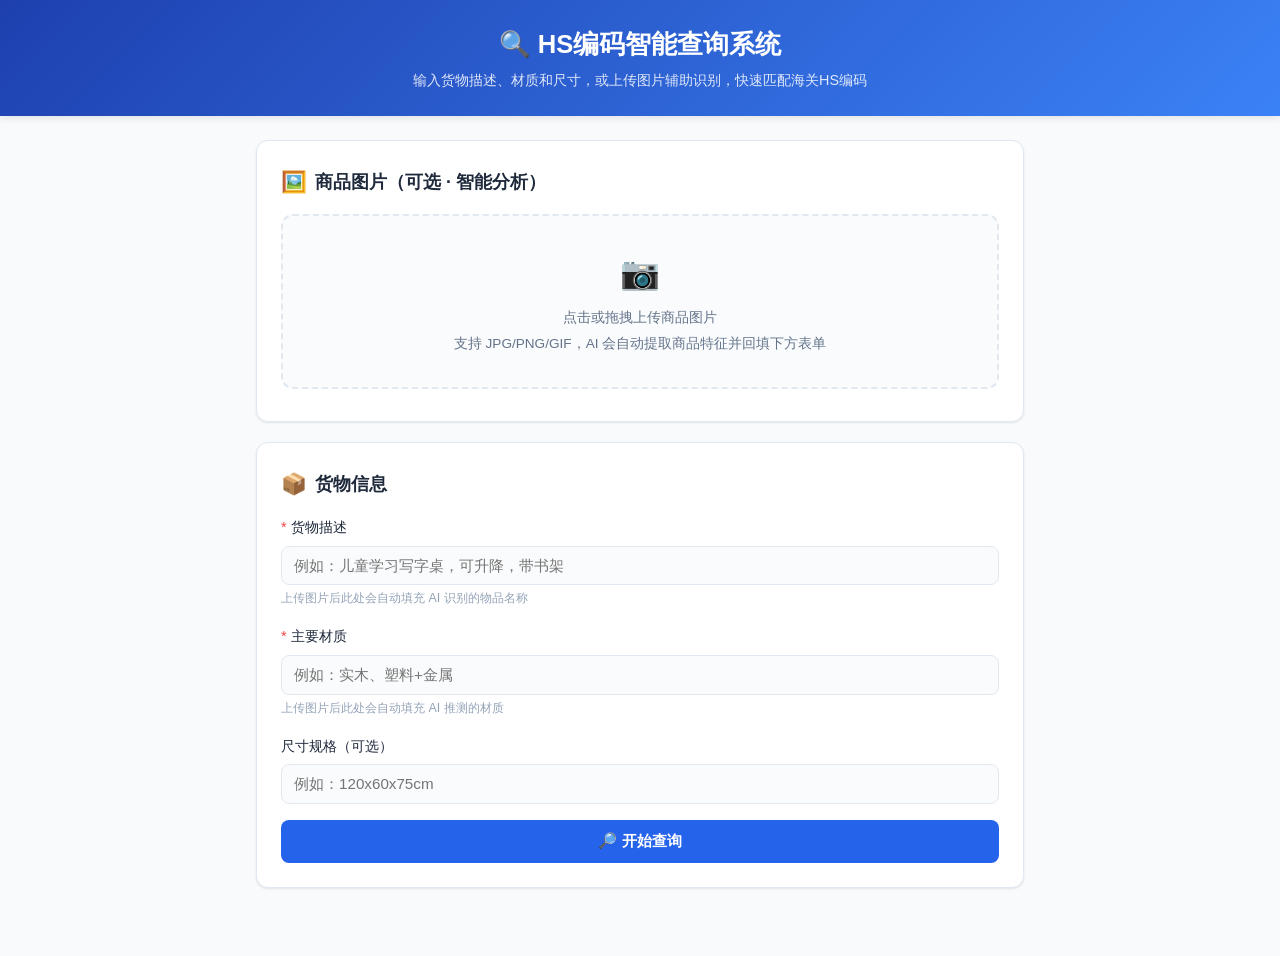
<file: templates/index.html>
<!DOCTYPE html>
<html lang="zh-CN">
<head>
    <meta charset="UTF-8">
    <meta name="viewport" content="width=device-width, initial-scale=1.0">
    <title>HS编码智能查询系统</title>
    <style>
        :root {
            --primary: #2563eb;
            --primary-dark: #1d4ed8;
            --bg: #f8fafc;
            --card: #ffffff;
            --text: #1e293b;
            --text-light: #64748b;
            --border: #e2e8f0;
            --shadow: 0 1px 3px rgba(0,0,0,0.06), 0 1px 2px rgba(0,0,0,0.04);
            --shadow-md: 0 4px 6px rgba(0,0,0,0.05), 0 2px 4px rgba(0,0,0,0.03);
            --radius: 12px;
        }
        * { margin: 0; padding: 0; box-sizing: border-box; }
        body {
            font-family: -apple-system, BlinkMacSystemFont, "Segoe UI", Roboto, "Helvetica Neue", Arial, sans-serif;
            background: var(--bg);
            color: var(--text);
            line-height: 1.6;
            min-height: 100vh;
        }
        .header {
            background: linear-gradient(135deg, #1e40af 0%, #3b82f6 100%);
            color: white;
            padding: 1.5rem 1rem;
            text-align: center;
            box-shadow: 0 2px 8px rgba(0,0,0,0.1);
        }
        .header h1 { font-size: 1.6rem; font-weight: 700; }
        .header p { opacity: 0.85; margin-top: 0.25rem; font-size: 0.9rem; }
        .container { max-width: 800px; margin: 0 auto; padding: 1.5rem 1rem 3rem; }
        .card {
            background: var(--card);
            border-radius: var(--radius);
            padding: 1.5rem;
            margin-bottom: 1.25rem;
            box-shadow: var(--shadow);
            border: 1px solid var(--border);
        }
        .card-title {
            font-size: 1.1rem;
            font-weight: 600;
            margin-bottom: 1rem;
            display: flex;
            align-items: center;
            gap: 0.5rem;
        }
        .card-title .icon { font-size: 1.3rem; }
        .form-group { margin-bottom: 1rem; }
        .form-group label {
            display: block;
            font-weight: 500;
            margin-bottom: 0.4rem;
            font-size: 0.9rem;
            color: var(--text);
        }
        .form-group label .required { color: #ef4444; }
        .form-group input, .form-group textarea, .form-group select {
            width: 100%;
            padding: 0.65rem 0.75rem;
            border: 1px solid var(--border);
            border-radius: 8px;
            font-size: 0.95rem;
            transition: border-color 0.15s, box-shadow 0.15s;
            background: #fafbfc;
        }
        .form-group input:focus, .form-group textarea:focus, .form-group select:focus {
            outline: none;
            border-color: var(--primary);
            box-shadow: 0 0 0 3px rgba(37,99,235,0.1);
        }
        .form-group textarea { resize: vertical; min-height: 70px; }
        .btn {
            display: inline-flex;
            align-items: center;
            justify-content: center;
            gap: 0.4rem;
            padding: 0.7rem 1.5rem;
            border-radius: 8px;
            font-size: 0.95rem;
            font-weight: 600;
            cursor: pointer;
            border: none;
            transition: all 0.15s;
        }
        .btn-primary {
            background: var(--primary);
            color: white;
            width: 100%;
        }
        .btn-primary:hover { background: var(--primary-dark); }
        .btn-primary:disabled { opacity: 0.6; cursor: not-allowed; }

        /* 图片上传区域 */
        .upload-zone {
            border: 2px dashed var(--border);
            border-radius: 12px;
            padding: 2rem 1rem;
            text-align: center;
            cursor: pointer;
            transition: border-color 0.15s, background 0.15s;
            background: #fafbfc;
            position: relative;
        }
        .upload-zone:hover, .upload-zone.drag-over {
            border-color: var(--primary);
            background: #eff6ff;
        }
        .upload-zone.has-image {
            border-style: solid;
            border-color: #86efac;
            background: #f0fdf4;
        }
        .upload-zone .upload-icon { font-size: 2rem; margin-bottom: 0.5rem; transition: transform 0.2s; }
        .upload-zone.has-image .upload-icon { transform: scale(1.1); }
        .upload-zone p { font-size: 0.85rem; color: var(--text-light); }
        .upload-zone .image-overlay {
            display: none;
            position: absolute;
            top: 0; left: 0; right: 0; bottom: 0;
            background: rgba(255,255,255,0.6);
            border-radius: 12px;
            justify-content: center;
            align-items: center;
        }
        .upload-zone.analyzing .image-overlay {
            display: flex;
        }
        .analyze-spinner {
            width: 28px;
            height: 28px;
            border: 3px solid var(--border);
            border-top-color: var(--primary);
            border-radius: 50%;
            animation: spin 0.8s linear infinite;
        }
        @keyframes spin { to { transform: rotate(360deg); } }

        /* AI 分析结果标签 */
        .ai-tags {
            display: flex;
            flex-wrap: wrap;
            gap: 0.4rem;
            margin-top: 0.75rem;
        }
        .ai-tag {
            display: inline-flex;
            align-items: center;
            gap: 0.25rem;
            font-size: 0.78rem;
            padding: 0.25rem 0.6rem;
            border-radius: 20px;
            font-weight: 500;
        }
        .ai-tag.object {
            background: #dbeafe;
            color: #1e40af;
        }
        .ai-tag.material {
            background: #fef3c7;
            color: #92400e;
        }
        .ai-tag.confidence {
            background: #f0f0f0;
            color: #525252;
            font-size: 0.7rem;
        }

        /* 结果卡片 */
        .result-card {
            border-left: 3px solid var(--primary);
            padding: 1rem;
            margin-bottom: 0.75rem;
            background: #f8fafc;
            border-radius: 0 8px 8px 0;
        }
        .result-card .code {
            font-size: 1.2rem;
            font-weight: 700;
            color: var(--primary);
        }
        .result-card .name { font-weight: 600; margin: 0.25rem 0; }
        .result-card .meta {
            display: flex;
            flex-wrap: wrap;
            gap: 0.5rem;
            margin-top: 0.4rem;
            font-size: 0.8rem;
        }
        .result-card .meta span {
            background: #e2e8f0;
            padding: 0.2rem 0.5rem;
            border-radius: 4px;
            white-space: nowrap;
        }
        .match-reasons {
            font-size: 0.8rem;
            color: var(--text-light);
            margin-top: 0.3rem;
        }
        .score-badge {
            float: right;
            background: var(--primary);
            color: white;
            padding: 0.15rem 0.5rem;
            border-radius: 20px;
            font-size: 0.75rem;
            font-weight: 600;
        }
        .loading {
            text-align: center;
            padding: 1.5rem;
            display: none;
        }
        .spinner {
            width: 36px;
            height: 36px;
            border: 3px solid var(--border);
            border-top-color: var(--primary);
            border-radius: 50%;
            animation: spin 0.8s linear infinite;
            margin: 0 auto 0.5rem;
        }

        .toast {
            position: fixed;
            top: 1rem;
            right: 1rem;
            padding: 0.75rem 1.25rem;
            border-radius: 8px;
            color: white;
            font-weight: 500;
            z-index: 1000;
            display: none;
            animation: slideIn 0.3s;
        }
        @keyframes slideIn { from { transform: translateX(100%); } to { transform: translateX(0); } }
        .toast.success { background: #16a34a; }
        .toast.error { background: #dc2626; }
        .toast.info { background: #2563eb; }

        .features {
            display: grid;
            grid-template-columns: 1fr 1fr;
            gap: 0.5rem;
            margin-top: 0.5rem;
        }
        .feature-tag {
            background: #eff6ff;
            color: var(--primary);
            padding: 0.3rem 0.6rem;
            border-radius: 6px;
            font-size: 0.78rem;
            text-align: center;
        }

        /* 提示文字 */
        .hint {
            font-size: 0.78rem;
            color: #94a3b8;
            margin-top: 0.25rem;
        }

        @media (max-width: 600px) {
            .header h1 { font-size: 1.3rem; }
            .container { padding: 1rem 0.75rem 2rem; }
            .card { padding: 1rem; }
            .features { grid-template-columns: 1fr; }
        }
    </style>
</head>
<body>
    <div class="header">
        <h1>🔍 HS编码智能查询系统</h1>
        <p>输入货物描述、材质和尺寸，或上传图片辅助识别，快速匹配海关HS编码</p>
    </div>

    <div class="container">
        <!-- ========== 图片上传（增强版） ========== -->
        <div class="card">
            <div class="card-title"><span class="icon">🖼️</span> 商品图片（可选 · 智能分析）</div>
            <div class="upload-zone" id="uploadZone">
                <div class="upload-icon" id="uploadIcon">📷</div>
                <p id="uploadText">点击或拖拽上传商品图片</p>
                <p class="hint" id="uploadHint">支持 JPG/PNG/GIF，AI 会自动提取商品特征并回填下方表单</p>
                <div class="image-overlay">
                    <div class="analyze-spinner"></div>
                </div>
            </div>
            <input type="file" id="imageInput" accept="image/*" style="display:none">
            <!-- AI 分析结果 -->
            <div class="ai-tags" id="aiTags" style="display:none;"></div>
            <div id="imageStatus" style="font-size:0.8rem;margin-top:0.5rem;"></div>
        </div>

        <!-- ========== 查询表单 ========== -->
        <div class="card">
            <div class="card-title"><span class="icon">📦</span> 货物信息</div>
            <div class="form-group">
                <label><span class="required">*</span> 货物描述</label>
                <input type="text" id="description" placeholder="例如：儿童学习写字桌，可升降，带书架" maxlength="200">
                <p class="hint">上传图片后此处会自动填充 AI 识别的物品名称</p>
            </div>
            <div class="form-group">
                <label><span class="required">*</span> 主要材质</label>
                <input type="text" id="material" placeholder="例如：实木、塑料+金属" maxlength="100">
                <p class="hint">上传图片后此处会自动填充 AI 推测的材质</p>
            </div>
            <div class="form-group">
                <label>尺寸规格（可选）</label>
                <input type="text" id="dimensions" placeholder="例如：120x60x75cm" maxlength="100">
            </div>
            <button class="btn btn-primary" id="searchBtn" onclick="searchHS()">
                🔎 开始查询
            </button>
        </div>

        <!-- ========== 加载动画 ========== -->
        <div class="loading" id="loading">
            <div class="spinner"></div>
            <p>正在匹配HS编码...</p>
        </div>

        <!-- ========== 查询结果 ========== -->
        <div id="results"></div>
    </div>

    <!-- ========== Toast 消息 ========== -->
    <div class="toast" id="toast"></div>

    <script>
        // ============ 全局状态 ============
        let currentImageFile = null;      // 当前上传的图片文件
        let imageAnalysisResult = null;   // AI 分析结果缓存

        // ============ DOM 元素 ============
        const uploadZone = document.getElementById('uploadZone');
        const imageInput = document.getElementById('imageInput');
        const uploadIcon = document.getElementById('uploadIcon');
        const uploadText = document.getElementById('uploadText');
        const uploadHint = document.getElementById('uploadHint');
        const aiTagsDiv = document.getElementById('aiTags');
        const imageStatusDiv = document.getElementById('imageStatus');
        const descInput = document.getElementById('description');
        const materialInput = document.getElementById('material');

        // ============ 图片上传事件 ============
        uploadZone.addEventListener('click', () => imageInput.click());

        uploadZone.addEventListener('dragover', (e) => {
            e.preventDefault();
            uploadZone.classList.add('drag-over');
        });
        uploadZone.addEventListener('dragleave', () => {
            uploadZone.classList.remove('drag-over');
        });
        uploadZone.addEventListener('drop', (e) => {
            e.preventDefault();
            uploadZone.classList.remove('drag-over');
            const files = e.dataTransfer.files;
            if (files.length > 0) handleImageFile(files[0]);
        });
        imageInput.addEventListener('change', (e) => {
            if (e.target.files.length > 0) handleImageFile(e.target.files[0]);
        });

        function handleImageFile(file) {
            if (!file.type.startsWith('image/')) {
                showToast('请上传图片文件（JPG/PNG/GIF）', 'error');
                return;
            }
            // 限制文件大小 10MB
            if (file.size > 10 * 1024 * 1024) {
                showToast('图片大小不能超过 10MB', 'error');
                return;
            }

            currentImageFile = file;
            imageAnalysisResult = null;

            // 更新 UI：显示缩略图（通过 FileReader）
            const reader = new FileReader();
            reader.onload = (e) => {
                uploadIcon.textContent = '🖼️';
                uploadText.textContent = file.name;
                uploadHint.textContent = `文件大小: ${(file.size / 1024).toFixed(1)} KB · 点击重新选择`;
                uploadZone.classList.add('has-image');
                aiTagsDiv.style.display = 'none';
                imageStatusDiv.textContent = '';
            };
            reader.readAsDataURL(file);

            // 触发 AI 分析
            analyzeImage(file);
        }

        // ============ AI 图像分析 ============
        async function analyzeImage(file) {
            uploadZone.classList.add('analyzing');
            imageStatusDiv.innerHTML = '⏳ AI 正在识别商品特征...';
            aiTagsDiv.style.display = 'none';

            const formData = new FormData();
            formData.append('image', file);

            try {
                const res = await fetch('/api/analyze_image', {
                    method: 'POST',
                    body: formData
                });
                const data = await res.json();

                if (data.success && data.analysis) {
                    imageAnalysisResult = data.analysis;
                    renderAITags(data.analysis);
                    autoFillForm(data.analysis);
                    imageStatusDiv.innerHTML = '✅ 识别完成，下方表单已自动填充';
                    showToast('AI 识别完成，已自动填充货物信息', 'success');
                } else {
                    imageStatusDiv.innerHTML = '⚠️ ' + (data.error || 'AI 分析暂不可用，请手动填写');
                    showToast('AI 分析失败，请手动填写货物信息', 'info');
                }
            } catch (err) {
                console.error('AI analysis error:', err);
                imageStatusDiv.innerHTML = '⚠️ AI 服务暂时不可用，请手动填写';
                showToast('AI 服务连接失败，请手动填写', 'info');
            } finally {
                uploadZone.classList.remove('analyzing');
            }
        }

        function renderAITags(analysis) {
            let html = '';
            // 识别到的物品
            if (analysis.objects && analysis.objects.length > 0) {
                analysis.objects.forEach(obj => {
                    html += `<span class="ai-tag object">📦 ${obj.name || obj}</span>`;
                    if (obj.confidence) {
                        html += `<span class="ai-tag confidence">${Math.round(obj.confidence * 100)}%</span>`;
                    }
                });
            }
            // 识别到的材质
            if (analysis.materials && analysis.materials.length > 0) {
                analysis.materials.forEach(mat => {
                    html += `<span class="ai-tag material">🧱 ${mat.name || mat}</span>`;
                    if (mat.confidence) {
                        html += `<span class="ai-tag confidence">${Math.round(mat.confidence * 100)}%</span>`;
                    }
                });
            }
            // 原始描述
            if (analysis.raw_description) {
                html += `<span class="ai-tag" style="background:#f0fdf4;color:#166534;">💬 ${analysis.raw_description}</span>`;
            }

            if (html) {
                aiTagsDiv.innerHTML = html;
                aiTagsDiv.style.display = 'flex';
            }
        }

        function autoFillForm(analysis) {
            // 自动填充货物描述
            let descParts = [];
            if (analysis.raw_description) {
                descParts.push(analysis.raw_description);
            } else if (analysis.objects && analysis.objects.length > 0) {
                const objNames = analysis.objects.map(o => o.name || o);
                descParts.push(objNames.join('、'));
            }
            if (descParts.length > 0 && !descInput.value.trim()) {
                descInput.value = descParts.join('，');
                // 触发 input 事件，让用户感知到自动填充
                descInput.dispatchEvent(new Event('input', { bubbles: true }));
            }

            // 自动填充材质
            let matParts = [];
            if (analysis.materials && analysis.materials.length > 0) {
                const matNames = analysis.materials.map(m => m.name || m);
                matParts.push(matNames.join('+'));
            }
            if (matParts.length > 0 && !materialInput.value.trim()) {
                materialInput.value = matParts.join('+');
                materialInput.dispatchEvent(new Event('input', { bubbles: true }));
            }
        }

        // ============ HS编码查询 ============
        async function searchHS() {
            const desc = descInput.value.trim();
            const material = materialInput.value.trim();
            const dimensions = document.getElementById('dimensions').value.trim();

            if (!desc || !material) {
                showToast('请填写货物描述和主要材质（可上传图片自动填充）', 'error');
                return;
            }

            const btn = document.getElementById('searchBtn');
            btn.disabled = true;
            btn.textContent = '查询中...';
            document.getElementById('loading').style.display = 'block';
            document.getElementById('results').innerHTML = '';

            try {
                // 如果有图片分析结果，一并发送给后端
                const body = {
                    description: desc,
                    material: material,
                    dimensions: dimensions
                };
                if (imageAnalysisResult) {
                    body.image_analysis = imageAnalysisResult;
                }

                const res = await fetch('/api/search', {
                    method: 'POST',
                    headers: { 'Content-Type': 'application/json' },
                    body: JSON.stringify(body)
                });
                const data = await res.json();
                if (data.success) {
                    renderResults(data.results, data.features);
                } else {
                    showToast(data.error || '查询失败', 'error');
                    document.getElementById('results').innerHTML =
                        '<p style="text-align:center;color:#94a3b8;padding:2rem;">未找到匹配结果，请尝试调整描述</p>';
                }
            } catch (err) {
                showToast('网络错误，请重试', 'error');
            } finally {
                btn.disabled = false;
                btn.textContent = '🔎 开始查询';
                document.getElementById('loading').style.display = 'none';
            }
        }

        function renderResults(results, features) {
            if (!results || results.length === 0) {
                document.getElementById('results').innerHTML =
                    '<div class="card"><p style="text-align:center;color:#94a3b8;padding:1.5rem;">未找到匹配的HS编码，请尝试调整描述或材质</p></div>';
                return;
            }

            let html = '<div class="card"><div class="card-title"><span class="icon">📋</span> 查询结果</div>';

            // 特征标签
            if (features) {
                html += '<div class="features">';
                if (features.keywords) {
                    features.keywords.forEach(k => { html += `<span class="feature-tag">🔑 ${k}</span>`; });
                }
                if (features.detected_material) {
                    html += `<span class="feature-tag">🧱 ${features.detected_material}</span>`;
                }
                html += '</div>';
            }

            results.forEach((r, i) => {
                html += `
                <div class="result-card">
                    <span class="score-badge">推荐 ${i + 1}</span>
                    <div class="code">${escapeHtml(r.hs_code || '')}</div>
                    <div class="name">${escapeHtml(r.name || '')}</div>
                    ${r.description ? `<div style="font-size:0.85rem;color:var(--text-light);margin-top:0.2rem;">${escapeHtml(r.description)}</div>` : ''}
                    <div class="meta">
                        ${r.import_tax_rate ? `<span>📥 最惠国进口税率: ${escapeHtml(r.import_tax_rate)}</span>` : ''}
                        ${r.general_import_tax_rate ? `<span>📥 普通进口税率: ${escapeHtml(r.general_import_tax_rate)}</span>` : ''}
                        ${r.temporary_import_tax_rate ? `<span>📥 暂定进口税率: ${escapeHtml(r.temporary_import_tax_rate)}</span>` : ''}
                        ${r.vat_rate ? `<span>💰 增值税: ${escapeHtml(r.vat_rate)}</span>` : ''}
                        ${r.export_rebate_rate ? `<span>📤 出口退税: ${escapeHtml(r.export_rebate_rate)}</span>` : ''}
                        ${r.consumption_tax_rate ? `<span>🛒 消费税: ${escapeHtml(r.consumption_tax_rate)}</span>` : ''}
                    </div>
                    ${r.supervision_conditions ? `<div class="meta"><span>🛃 监管条件: ${escapeHtml(r.supervision_conditions)} - ${escapeHtml(r.supervision_description || '')}</span></div>` : ''}
                    ${r.unit_1 || r.unit_2 ? `<div class="meta"><span>📏 单位: ${escapeHtml(r.unit_1 || '')}${r.unit_2 ? ' / ' + escapeHtml(r.unit_2) : ''}</span></div>` : ''}
                    ${r.match_reasons ? `<div class="match-reasons">✅ ${r.match_reasons.map(escapeHtml).join('；')}</div>` : ''}
                    ${r.brief ? `<div style="font-size:0.8rem;color:var(--text-light);margin-top:0.3rem">💡 ${escapeHtml(r.brief)}</div>` : ''}
                </div>`;
            });
            html += '</div>';
            document.getElementById('results').innerHTML = html;
        }

        // ============ 工具函数 ============
        function escapeHtml(str) {
            if (!str) return '';
            const div = document.createElement('div');
            div.textContent = str;
            return div.innerHTML;
        }

        function showToast(msg, type) {
            const toast = document.getElementById('toast');
            toast.textContent = msg;
            toast.className = `toast ${type}`;
            toast.style.display = 'block';
            clearTimeout(toast._timeout);
            toast._timeout = setTimeout(() => { toast.style.display = 'none'; }, 3500);
        }

        // ============ 键盘快捷键 ============
        document.addEventListener('keydown', (e) => {
            if (e.key === 'Enter' && e.ctrlKey) {
                e.preventDefault();
                searchHS();
            }
        });
    </script>
</body>
</html>
</file>
